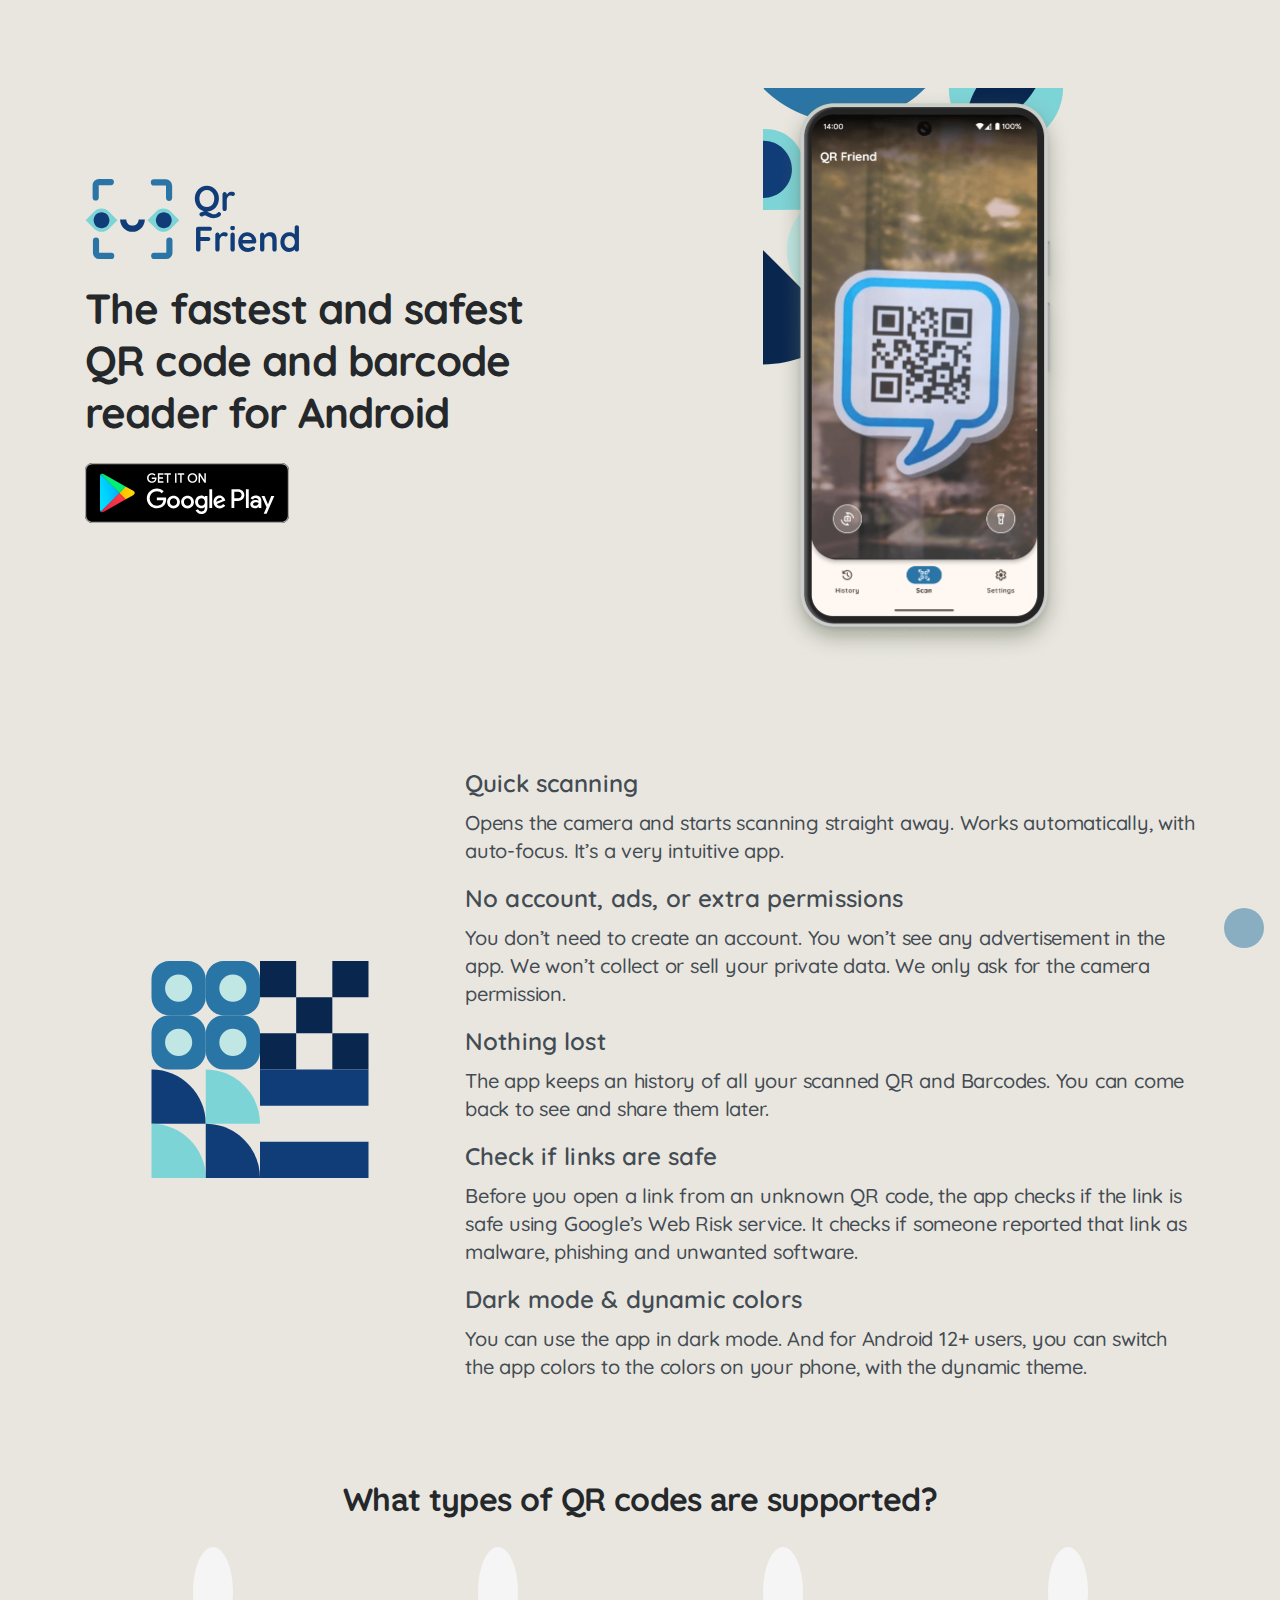
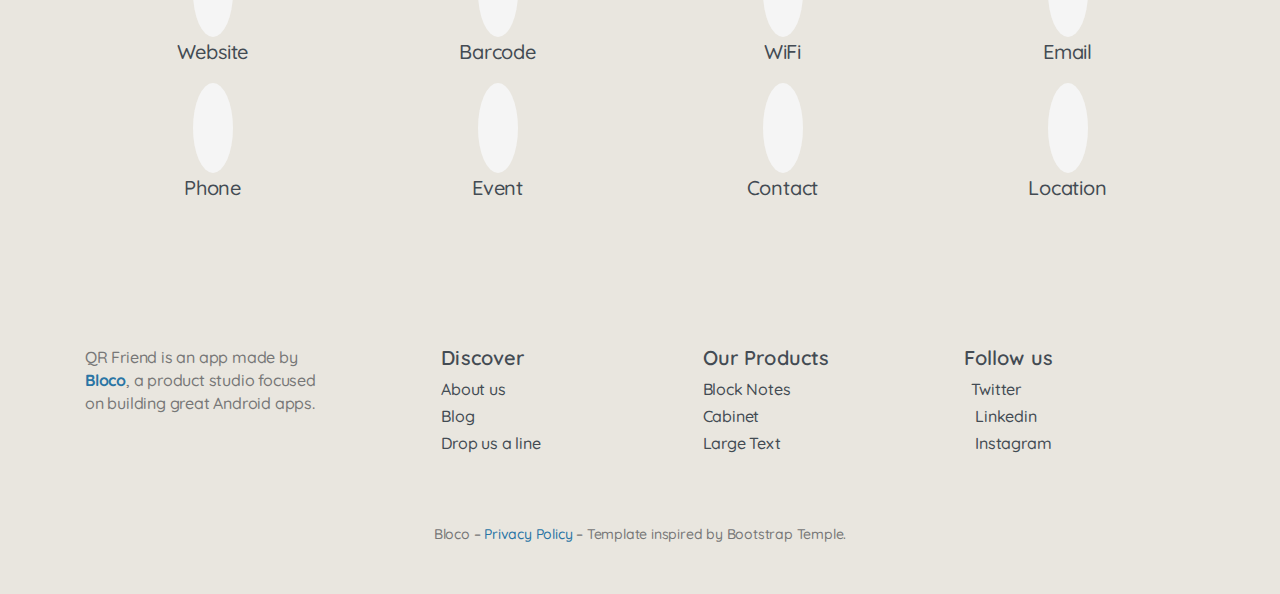
<file: index.html>
<!DOCTYPE html>
<html lang="en">
<head>
  <meta charset="utf-8">
  <meta http-equiv="X-UA-Compatible" content="IE=edge">
  <title>QR Friend – QR code reader for Android</title>
  <meta name="description" content="The fastest and safest QR code and barcode reader for Android">
  <meta name="viewport" content="width=device-width, initial-scale=1">
  <meta name="robots" content="all,follow">

  <meta property="og:image" content="/img/feature-graphic.png">

  <!-- Bootstrap CSS-->
  <link rel="stylesheet" href="vendor/bootstrap/css/bootstrap.min.css">
  <!-- Fonts-->
  <link rel="preconnect" href="https://fonts.googleapis.com">
  <link rel="preconnect" href="https://fonts.gstatic.com" crossorigin>
  <link href="https://fonts.googleapis.com/css2?family=Quicksand:wght@300..700&display=swap" rel="stylesheet">
  <!-- theme stylesheet-->
  <link rel="stylesheet" href="css/style.css" id="theme-stylesheet">
  <!-- Custom stylesheet - for your changes-->
  <link rel="stylesheet" href="css/custom.css">
  <!-- Favicon-->
  <link rel="shortcut icon" href="img/favicon.png">
  <!-- Tweaks for older IEs-->
  <!--[if lt IE 9]>
    <script src="https://oss.maxcdn.com/html5shiv/3.7.3/html5shiv.min.js"></script>
    <script src="https://oss.maxcdn.com/respond/1.4.2/respond.min.js"></script>
  <![endif]-->
</head>

<body>
  <!-- Google Tag Manager (noscript) -->
    <noscript>
      <iframe src="https://www.googletagmanager.com/ns.html?id=GTM-TR2Z5T7"
        height="0" width="0" style="display:none;visibility:hidden">
      </iframe>
    </noscript>
  <!-- End Google Tag Manager (noscript) -->

  <!-- Hero Section-->
  <section class="hero bg-top" id="home">
    <div class="container">
      <div class="row py-4">
        <div class="col-lg-5 mb-4 text-lg-left text-center align-self-center">
          <p class="mb-4">
            <img src="img/logo.svg" alt="QR Friend Logo" height="80">
          </p>
          <h1>The fastest and safest QR code and barcode reader for Android</h1>
          <p class="list-inline mt-4 mb-4">
            <a href="https://play.google.com/store/apps/details?id=io.bloco.qr" target="_blank">
              <img src="img/store.svg" alt="Get it on Google Play" height="60"/>
            </a>
          </p>
        </div>
        <div class="col-lg-6 ml-auto">
          <div class="device-background">
            <div class="device-wrapper mx-auto">
              <img class="img-fluid" src="img/screenshot.png" alt="App Screenshot">
            </div>
          </div>
        </div>
      </div>
    </div>
  </section>

  <!-- What & Why -->
  <section class="bg-center" id="what-why">
    <div class="container">
      <div class="row align-items-center">
        <div class="col-lg-4 mb-4 text-center">
          <img src="img/pattern.svg" alt="" class="pattern-image">
        </div>
        <div class="col-lg-8">
          <h3>Quick scanning <i class="fas fa-bolt"></i></h3>
          <p>Opens the camera and starts scanning straight away. Works automatically, with auto-focus. It’s a very intuitive app.</p>

          <h3>No account, ads, or extra permissions <i class="fas fa-ban"></i></h3>
          <p>You don’t need to create an account. You won’t see any advertisement in the app. We won’t collect or sell your private data. We only ask for the camera permission.</p>

          <h3>Nothing lost <i class="fas fa-history"></i></h3>
          <p>The app keeps an history of all your scanned QR and Barcodes. You can come back to see and share them later.</p>

          <h3>Check if links are safe <i class="fas fa-shield-alt"></i></h3>
          <p>Before you open a link from an unknown QR code, the app checks if the link is safe using Google’s Web Risk service. It checks if someone reported that link as malware, phishing and unwanted software.</p>

          <h3>Dark mode & dynamic colors <i class="fas fa-moon"></i></h3>
          <p>You can use the app in dark mode. And for Android 12+ users, you can switch the app colors to the colors on your phone, with the dynamic theme.</p>
        </div>
      </div>
    </div>
  </section>

  <!-- QR Code types -->
  <section class="bg-center">
    <div class="container">
        <h2 class="text-center mb-4">What types of QR codes are supported?</h2>

        <div class="row">
          <div class="col-4 col-md-3 text-center mt-md-2">
            <div class="container mx-auto mt-4">
              <i class="fas fa-globe code-type"></i>
              <p class="mt-4 text-center">Website</p>
            </div>
          </div>
          <div class="col-4 col-md-3 text-center mt-md-2">
            <div class="container mx-auto mt-4">
              <i class="fas fa-barcode code-type"></i>
              <p class="mt-4 text-center">Barcode</p>
            </div>
          </div>
          <div class="col-4 col-md-3 text-center mt-md-2">
            <div class="container mx-auto mt-4">
              <i class="fas fa-wifi code-type"></i>
              <p class="mt-4 text-center">WiFi</p>
            </div>
          </div>
          <div class="col-4 col-md-3 text-center mt-md-2">
            <div class="container mx-auto mt-4">
              <i class="fas fa-envelope code-type"></i>
              <p class="mt-4 text-center">Email</p>
            </div>
          </div>
          <div class="col-4 col-md-3 text-center mt-md-2">
            <div class="container mx-auto mt-4">
              <i class="fas fa-phone code-type"></i>
              <p class="mt-4 text-center">Phone</p>
            </div>
          </div>
          <div class="col-4 col-md-3 text-center mt-md-2">
            <div class="container mx-auto mt-4">
              <i class="fas fa-calendar-day code-type"></i>
              <p class="mt-4 text-center">Event</p>
            </div>
          </div>
          <div class="col-4 col-md-3 text-center mt-md-2">
            <div class="container mx-auto mt-4">
              <i class="fas fa-id-card code-type"></i>
              <p class="mt-4 text-center">Contact</p>
            </div>
          </div>
          <div class="col-4 col-md-3 text-center mt-md-2">
            <div class="container mx-auto mt-4">
              <i class="fas fa-map-marker-alt code-type"></i>
              <p class="mt-4 text-center">Location</p>
            </div>
          </div>
        </div>
    </div>
  </section>

  <a class="scroll-top-btn" id="scrollTop" href="#"><i class="fas fa-long-arrow-alt-up"></i></a>

  <footer class="position-relative mt-5" id="contacts">
    <div class="container section-padding-y">
      <div class="row">
        <div class="col-lg mb-4 mb-lg-0">
          <p class="text-muted">QR Friend is an app made by <b><a href="https://www.bloco.io/">Bloco</a></b>, a product studio focused on building great Android apps.</p>
        </div>
        <div class="col-lg offset-lg-1 mb-4 mb-lg-0">
          <h3 class="h5 mb-2">Discover</h3>
          <div class="d-flex">
            <ul class="list-unstyled d-inline-block mr-4 mb-0">
              <li class="mb-1"><a class="footer-link" href="https://www.bloco.io">About us</a></li>
              <li class="mb-1"><a class="footer-link" href="https://www.bloco.io/blog">Blog</a></li>
              <li class="mb-1"><a class="footer-link" href="mailto:hello@bloco.io">Drop us a line</a></li>
            </ul>
          </div>
        </div>
        <div class="col-lg mb-4 mb-lg-0">
          <h3 class="h5 mb-2">Our Products</h3>
          <div class="d-flex">
            <ul class="list-unstyled d-inline-block mr-4 mb-0">
              <li class="mb-1"><a class="footer-link" href="https://caderno.bloco.io">Block Notes</a></li>
              <li class="mb-1"><a class="footer-link" href="https://cabinet.bloco.io">Cabinet</a></li>
              <li class="mb-1"><a class="footer-link" href="https://largetext.bloco.io">Large Text</a></li>
            </ul>
          </div>
        </div>
        <div class="col-lg mb-4 mb-lg-0">
          <h3 class="h5 mb-2">Follow us</h3>
          <div class="d-flex">
            <ul class="list-unstyled mr-4 mb-0">
              <li class="mb-1"><a class="footer-link" href="https://twitter.com/blocoio"><i class="fab fa-twitter"></i>&nbsp;&nbsp;Twitter</a></li>
              <li class="mb-1"><a class="footer-link" href="https://www.linkedin.com/company/bloco/"><i class="fab fa-linkedin"></i>&nbsp;&nbsp;&nbsp;Linkedin</a></li>
              <li class="mb-1"><a class="footer-link" href="https://www.instagram.com/bloco.io/"><i class="fab fa-instagram"></i>&nbsp;&nbsp;&nbsp;Instagram</a></li>
            </ul>
          </div>
        </div>
      </div>
    </div>
    <div class="copyrights">
      <div class="container text-center py-4">
        <p class="mb-0 text-muted text-sm">
        Bloco – <a href="https://bloco-privacy-policy.web.app/qr.html">Privacy Policy</a> – Template inspired by <a
            href="https://bootstraptemple.com" class="text-reset">Bootstrap Temple</a>.
          </p>
      </div>
    </div>
  </footer>
  <!-- JavaScript files-->
  <script src="vendor/jquery/jquery.min.js"></script>
  <script src="js/front.js"></script>
  <!-- FontAwesome CSS - loading as last, so it doesn't block rendering-->
  <link rel="stylesheet" href="https://use.fontawesome.com/releases/v5.7.1/css/all.css"
    integrity="sha384-fnmOCqbTlWIlj8LyTjo7mOUStjsKC4pOpQbqyi7RrhN7udi9RwhKkMHpvLbHG9Sr" crossorigin="anonymous">
</body>

</html>
</file>
<file: css/custom.css>
/* your styles go here */

/* COMMON */

* {
  -webkit-font-smoothing: antialiased;
  -moz-osx-font-smoothing: grayscale;
}

body {
    font-family: "Quicksand", sans-serif;
    font-optical-sizing: auto;
    font-style: normal;
    font-weight: 500;
    font-size: 20px;
    line-height: 28px;
    background-color: #E9E6DF;
}

@media (min-width: 992px) {
    section {
        padding: 40px 0 40px;
    }
}

@media (max-width: 576px) {
    section {
        padding: 30px 0 30px 0;
    }
}

.bg-center {
  margin-bottom: 0;
}

a {
    color: #2A75A5;
}

a:hover {
    color: #2A75A5;
}

/* NAVBAR */

.navbar,
.navbar.active {
  padding-top: 1rem !important;
  padding-bottom: 0.5rem !important;
  background: #E9E6DF;
}

.nav-link {
    font-weight: 900;
    text-decoration: none;
}

.nav-link.active,
.nav-link:focus {
    color: #2A75A5;
}

.nav-link:hover {
    color: #2A75A5;
    border-color: #2A75A5;
}

.scroll-top-btn {
    background: #2A75A580;
}
.scroll-top-btn:hover,
.scroll-top-btn:focus {
    background: #2A75A5;
}

/* BUTTONS */

.btn {
    padding-top: 1rem;
    padding-bottom: 1rem;
    font-size: 0.9rem;
    font-weight: 900;
    border: 2px solid transparent;
    text-decoration: none;
}

.btn-primary {
    background-color: #2A75A5;
    border-color: #2A75A5;
}

.btn-primary:hover {
    background-color: #2A75A5;
    border-color: #2A75A5;
}

.btn-secondary {
    color: #2A75A5;
    background-color: #E9E6DF;
    border-color: #2A75A5;
}

.btn-secondary:hover {
    background-color: #2A75A5;
    border-color: #2A75A5;
    color: #FCFFFF;
}

/* TYPE */

h1, .h1 {
    font-family: "Quicksand", sans-serif;
    font-size: 42px;
    line-height: 52px;
    font-feature-settings: 'ss01' off;
}


h2, .h2 {
    font-family: "Quicksand", sans-serif;
    font-size: 32px;
    line-height: 45px;
}

h3, .h3 {
    font-family: "Quicksand", sans-serif;
    font-size: 24px;
    line-height: 35px;
}

h4, .h4 {
    font-family: "Quicksand", sans-serif;
    font-size: 28px;
    line-height: 36px;
}

/* HOME */

.device-background {
  background-image: url("../img/device-background.svg");
  background-repeat: no-repeat;
  background-position: center top;
  background-size: 60%;
  z-index: -1;
}

.device-wrapper {
  max-width: 300px;
}

/* WHAT & WHY */

.pattern-image {
  max-width: 320px;
}

@media (max-width: 576px) {
    .pattern-image {
        display: block;
        max-height: 120px;
        margin-left: auto;
        margin-right: auto;
    }
}

/* CODE TYPES */

.code-type {
    font-size: 40px;
    padding: 20px;
    background: #F5F5F5;
    border-radius: 50%;
}

/* FOOTER */

footer {
  font-size: 16px;
  line-height: 23px;
}

.footer-link {
    text-decoration: none;
    color:  #434B53;
}

.footer-link:hover {
    color:  #2A75A5;
}
</file>
<file: css/style.css>
/*
=========================================
=========================================

   Nova | Bootstrap app landing

=========================================
========================================= */
/*
* ===================================================
*    Custom Bootstrapious Utils
* ===================================================
*/
/*
   Icons
   ------------------------
*/
.icon-sm {
  width: 40px !important;
  height: 40px !important;
}

.icon-md {
  width: 60px !important;
  height: 60px !important;
}

.icon-lg {
  width: 80px !important;
  height: 80px !important;
}

.icon-xl {
  width: 120px !important;
  height: 120px !important;
}

/*
   Text utils
   ------------------------
*/
.text-uppercase {
  text-transform: uppercase;
  letter-spacing: 0.1em;
  letter-spacing: .1em;
}

.text-sm {
  font-size: 0.875rem;
}

.text-base {
  font-size: 1rem;
}

.text-lg {
  font-size: 1.25rem;
}

.text-shadow {
  text-shadow: 2px 2px 2px rgba(0, 0, 0, 0.1);
}

.text-shadow-primary {
  text-shadow: 2px 2px 2px rgba(144, 85, 162, 0.1);
}

.text-decoration-underline {
  text-decoration: underline;
}

.text-inherit {
  color: inherit;
}

/*
    Rounded corners - lg, sm
   ------------------------
*/
.rounded-lg {
  border-radius: 0.85rem !important;
}

.rounded-sm {
  border-radius: 0.2rem;
}

.rounded-xl {
  border-radius: 10rem;
}

/*
    Responsive borders - border-[breakpoint]
   ------------------------
*/
/*
    Opacity helpers - .opacity-[1-9]
    ------------------------
*/
.opacity-1 {
  opacity: 0.1;
}

.opacity-2 {
  opacity: 0.2;
}

.opacity-3 {
  opacity: 0.3;
}

.opacity-4 {
  opacity: 0.4;
}

.opacity-5 {
  opacity: 0.5;
}

.opacity-6 {
  opacity: 0.6;
}

.opacity-7 {
  opacity: 0.7;
}

.opacity-8 {
  opacity: 0.8;
}

.opacity-9 {
  opacity: 0.9;
}

.opacity-10 {
  opacity: 1;
}

/*
    Z-index helpers - .z-index-[10-50]
    ------------------------
*/
.z-index-10 {
  z-index: 10;
}

.z-index-20 {
  z-index: 20;
}

.z-index-30 {
  z-index: 30;
}

.z-index-40 {
  z-index: 40;
}

.z-index-50 {
  z-index: 50;
}

/*
     Letter spacing helpers - .letter-spacing-[0-5]
    ------------------------
*/
.letter-spacing-0 {
  letter-spacing: 0 !important;
}

.letter-spacing-1 {
  letter-spacing: 0.1em;
}

.letter-spacing-2 {
  letter-spacing: 0.2em;
}

.letter-spacing-3 {
  letter-spacing: 0.3em;
}

.letter-spacing-4 {
  letter-spacing: 0.4em;
}

.letter-spacing-5 {
  letter-spacing: 0.5em;
}

/*
     Colours and backgrounds
    ------------------------
*/
.text-hover-primary {
  transition: all 0.2s ease-in-out;
}

.text-hover-primary:focus, .text-hover-primary:hover {
  color: #98CFCF !important;
}

a.text-hover-primary {
  transition: all 0.2s ease-in-out;
}

a.text-hover-primary:focus, a.text-hover-primary:hover {
  color: #98CFCF !important;
}

.bg-primary-light {
  background-color: #f2ebf4;
}

.border-primary {
  border-color: #98CFCF !important;
}

.text-hover-secondary {
  transition: all 0.2s ease-in-out;
}

.text-hover-secondary:focus, .text-hover-secondary:hover {
  color: #6c757d !important;
}

a.text-hover-secondary {
  transition: all 0.2s ease-in-out;
}

a.text-hover-secondary:focus, a.text-hover-secondary:hover {
  color: #6c757d !important;
}

.bg-secondary-light {
  background-color: #edeeef;
}

.border-secondary {
  border-color: #6c757d !important;
}

.text-hover-success {
  transition: all 0.2s ease-in-out;
}

.text-hover-success:focus, .text-hover-success:hover {
  color: #28a745 !important;
}

a.text-hover-success {
  transition: all 0.2s ease-in-out;
}

a.text-hover-success:focus, a.text-hover-success:hover {
  color: #28a745 !important;
}

.bg-success-light {
  background-color: #e5f4e9;
}

.border-success {
  border-color: #28a745 !important;
}

.text-hover-info {
  transition: all 0.2s ease-in-out;
}

.text-hover-info:focus, .text-hover-info:hover {
  color: #17a2b8 !important;
}

a.text-hover-info {
  transition: all 0.2s ease-in-out;
}

a.text-hover-info:focus, a.text-hover-info:hover {
  color: #17a2b8 !important;
}

.bg-info-light {
  background-color: #e3f4f6;
}

.border-info {
  border-color: #17a2b8 !important;
}

.text-hover-warning {
  transition: all 0.2s ease-in-out;
}

.text-hover-warning:focus, .text-hover-warning:hover {
  color: #ffc107 !important;
}

a.text-hover-warning {
  transition: all 0.2s ease-in-out;
}

a.text-hover-warning:focus, a.text-hover-warning:hover {
  color: #ffc107 !important;
}

.bg-warning-light {
  background-color: #fff8e1;
}

.border-warning {
  border-color: #ffc107 !important;
}

.text-hover-danger {
  transition: all 0.2s ease-in-out;
}

.text-hover-danger:focus, .text-hover-danger:hover {
  color: #dc3545 !important;
}

a.text-hover-danger {
  transition: all 0.2s ease-in-out;
}

a.text-hover-danger:focus, a.text-hover-danger:hover {
  color: #dc3545 !important;
}

.bg-danger-light {
  background-color: #fbe7e9;
}

.border-danger {
  border-color: #dc3545 !important;
}

.text-hover-light {
  transition: all 0.2s ease-in-out;
}

.text-hover-light:focus, .text-hover-light:hover {
  color: #F7FAFF !important;
}

a.text-hover-light {
  transition: all 0.2s ease-in-out;
}

a.text-hover-light:focus, a.text-hover-light:hover {
  color: #F7FAFF !important;
}

.bg-light-light {
  background-color: #fefeff;
}

.border-light {
  border-color: #F7FAFF !important;
}

.text-hover-dark {
  transition: all 0.2s ease-in-out;
}

.text-hover-dark:focus, .text-hover-dark:hover {
  color: #343a40 !important;
}

a.text-hover-dark {
  transition: all 0.2s ease-in-out;
}

a.text-hover-dark:focus, a.text-hover-dark:hover {
  color: #343a40 !important;
}

.bg-dark-light {
  background-color: #e7e7e8;
}

.border-dark {
  border-color: #343a40 !important;
}

.bg-gray-100 {
  background: #F7FAFF !important;
}

.text-gray-100 {
  color: #F7FAFF;
}

.bg-gray-200 {
  background: #e9ecef !important;
}

.text-gray-200 {
  color: #e9ecef;
}

.bg-gray-300 {
  background: #dee2e6 !important;
}

.text-gray-300 {
  color: #dee2e6;
}

.bg-gray-400 {
  background: #ced4da !important;
}

.text-gray-400 {
  color: #ced4da;
}

.bg-gray-500 {
  background: #adb5bd !important;
}

.text-gray-500 {
  color: #adb5bd;
}

.bg-gray-600 {
  background: #6c757d !important;
}

.text-gray-600 {
  color: #6c757d;
}

.bg-gray-700 {
  background: #495057 !important;
}

.text-gray-700 {
  color: #495057;
}

.bg-gray-800 {
  background: #343a40 !important;
}

.text-gray-800 {
  color: #343a40;
}

.bg-gray-900 {
  background: #212529 !important;
}

.text-gray-900 {
  color: #212529;
}

.badge-primary-light {
  color: #98CFCF;
  background-color: #f2ebf4;
}

.badge-secondary-light {
  color: #6c757d;
  background-color: #edeeef;
}

.badge-success-light {
  color: #28a745;
  background-color: #e5f4e9;
}

.badge-info-light {
  color: #17a2b8;
  background-color: #e3f4f6;
}

.badge-warning-light {
  color: #ffc107;
  background-color: #fff8e1;
}

.badge-danger-light {
  color: #dc3545;
  background-color: #fbe7e9;
}

.badge-light-light {
  color: #F7FAFF;
  background-color: #fefeff;
}

.badge-dark-light {
  color: #343a40;
  background-color: #e7e7e8;
}

/*
     Transparent overlays
    ------------------------
*/
.overlay-content {
  position: relative;
  z-index: 20;
}

@media (min-width: 576px) {
  .light-overlay-sm,
  .overlay-hover-light-sm {
    position: relative;
  }
  .light-overlay-sm::after,
  .overlay-hover-light-sm::after {
    position: absolute;
    top: 0;
    left: 0;
    width: 100%;
    height: 100%;
    content: ' ';
    background: #fff;
  }
}

@media (min-width: 576px) {
  .overlay-hover-light-sm::after {
    transition: opacity 0.15s linear;
    opacity: 0;
  }
}

@media (min-width: 576px) {
  .light-overlay-sm::after,
  .overlay-hover-light-sm:hover::after {
    opacity: .4;
  }
}

@media (min-width: 576px) {
  .light-overlay-sm-0::after,
  .overlay-hover-light-sm-0:hover::after {
    display: none;
  }
}

.dark-overlay-sm {
  position: relative;
}

@media (min-width: 576px) {
  .dark-overlay-sm::after {
    position: absolute;
    top: 0;
    left: 0;
    width: 100%;
    height: 100%;
    content: ' ';
    opacity: .4;
    background: #000;
  }
}

@media (min-width: 576px) {
  .dark-overlay-sm-0::after {
    display: none;
  }
}

@media (min-width: 768px) {
  .light-overlay-md,
  .overlay-hover-light-md {
    position: relative;
  }
  .light-overlay-md::after,
  .overlay-hover-light-md::after {
    position: absolute;
    top: 0;
    left: 0;
    width: 100%;
    height: 100%;
    content: ' ';
    background: #fff;
  }
}

@media (min-width: 768px) {
  .overlay-hover-light-md::after {
    transition: opacity 0.15s linear;
    opacity: 0;
  }
}

@media (min-width: 768px) {
  .light-overlay-md::after,
  .overlay-hover-light-md:hover::after {
    opacity: .4;
  }
}

@media (min-width: 768px) {
  .light-overlay-md-0::after,
  .overlay-hover-light-md-0:hover::after {
    display: none;
  }
}

.dark-overlay-md {
  position: relative;
}

@media (min-width: 768px) {
  .dark-overlay-md::after {
    position: absolute;
    top: 0;
    left: 0;
    width: 100%;
    height: 100%;
    content: ' ';
    opacity: .4;
    background: #000;
  }
}

@media (min-width: 768px) {
  .dark-overlay-md-0::after {
    display: none;
  }
}

@media (min-width: 992px) {
  .light-overlay-lg,
  .overlay-hover-light-lg {
    position: relative;
  }
  .light-overlay-lg::after,
  .overlay-hover-light-lg::after {
    position: absolute;
    top: 0;
    left: 0;
    width: 100%;
    height: 100%;
    content: ' ';
    background: #fff;
  }
}

@media (min-width: 992px) {
  .overlay-hover-light-lg::after {
    transition: opacity 0.15s linear;
    opacity: 0;
  }
}

@media (min-width: 992px) {
  .light-overlay-lg::after,
  .overlay-hover-light-lg:hover::after {
    opacity: .4;
  }
}

@media (min-width: 992px) {
  .light-overlay-lg-0::after,
  .overlay-hover-light-lg-0:hover::after {
    display: none;
  }
}

.dark-overlay-lg {
  position: relative;
}

@media (min-width: 992px) {
  .dark-overlay-lg::after {
    position: absolute;
    top: 0;
    left: 0;
    width: 100%;
    height: 100%;
    content: ' ';
    opacity: .4;
    background: #000;
  }
}

@media (min-width: 992px) {
  .dark-overlay-lg-0::after {
    display: none;
  }
}

@media (min-width: 1200px) {
  .light-overlay-xl,
  .overlay-hover-light-xl {
    position: relative;
  }
  .light-overlay-xl::after,
  .overlay-hover-light-xl::after {
    position: absolute;
    top: 0;
    left: 0;
    width: 100%;
    height: 100%;
    content: ' ';
    background: #fff;
  }
}

@media (min-width: 1200px) {
  .overlay-hover-light-xl::after {
    transition: opacity 0.15s linear;
    opacity: 0;
  }
}

@media (min-width: 1200px) {
  .light-overlay-xl::after,
  .overlay-hover-light-xl:hover::after {
    opacity: .4;
  }
}

@media (min-width: 1200px) {
  .light-overlay-xl-0::after,
  .overlay-hover-light-xl-0:hover::after {
    display: none;
  }
}

.dark-overlay-xl {
  position: relative;
}

@media (min-width: 1200px) {
  .dark-overlay-xl::after {
    position: absolute;
    top: 0;
    left: 0;
    width: 100%;
    height: 100%;
    content: ' ';
    opacity: .4;
    background: #000;
  }
}

@media (min-width: 1200px) {
  .dark-overlay-xl-0::after {
    display: none;
  }
}

.light-overlay,
.overlay-hover-light {
  position: relative;
}

.light-overlay::after,
.overlay-hover-light::after {
  position: absolute;
  top: 0;
  left: 0;
  width: 100%;
  height: 100%;
  content: ' ';
  background: #fff;
}

.overlay-hover-light::after {
  transition: opacity 0.15s linear;
  opacity: 0;
}

.light-overlay::after,
.overlay-hover-light:hover::after {
  opacity: .4;
}

.light-overlay-0::after,
.overlay-hover-light-0:hover::after {
  display: none;
}

.dark-overlay {
  position: relative;
}

.dark-overlay::after {
  position: absolute;
  top: 0;
  left: 0;
  width: 100%;
  height: 100%;
  content: ' ';
  opacity: .4;
  background: #000;
}

.dark-overlay-0::after {
  display: none;
}

/*
     Other
    ------------------------
*/
.overflow-visible {
  overflow: visible !important;
}

.shadow-0 {
  box-shadow: none !important;
}

.text-small {
  font-size: 0.85rem !important;
}

.text-lg {
  font-size: 3.5rem !important;
}

.text-gray {
  color: #b4b4b4 !important;
}

.text-muted {
  color: #777 !important;
}

.border-gray {
  border-color: #eee !important;
}

.index-forward {
  z-index: 99;
  position: relative;
}

.bg-cover {
  background-size: cover !important;
}

.bg-center {
  margin-bottom: 50px;
}

.bg-top {
  background-position: top center !important;
}

.bg-bottom {
  background-position: bottom center !important;
}

.line-height-sm {
  line-height: 1.3 !important;
}

.dotted-separator {
  border-top: 2px dotted rgba(0, 0, 0, 0.2);
}

.font-weight-light {
  font-weight: 400 !important;
}

.font-weight-normal {
  font-weight: 600 !important;
}

.font-weight-bold {
  font-weight: 800 !important;
}

.accordion .card {
  border: none;
}

.accordion .card-header {
  background: #fff;
  border: none;
}

.accordion .card .btn-link {
  width: 100%;
  text-decoration: none;
  color: #333;
  text-align: left;
}

.accordion .card .btn-link:focus {
  box-shadow: none;
}

.border-md {
  border-width: 2px !important;
}

.border-lg {
  border-width: 4px !important;
}

.lined {
  display: inline-block;
  position: relative;
  padding-bottom: 0.7rem;
}

.lined::before {
  content: '';
  display: block;
  position: absolute;
  bottom: 0;
  left: 0;
  width: 3rem;
  height: 2px;
  background: #98CFCF;
}

.lined::after {
  content: '';
  display: block;
  position: absolute;
  bottom: 0;
  left: 3.3rem;
  width: 0.7rem;
  height: 2px;
  background: #98CFCF;
}

.lined-center::before {
  left: calc(50% - 1.65rem);
}

.lined-center::after {
  left: calc(50% + 1.65rem);
}

input.text-white::-webkit-input-placeholder {
  color: #fff;
}

input.text-white::-moz-placeholder {
  color: #fff;
}

input.text-white:-ms-input-placeholder {
  color: #fff;
}

input.text-white::-ms-input-placeholder {
  color: #fff;
}

input.text-white::placeholder {
  color: #fff;
}

.bg-none {
  background: none !important;
}

.text-shadow {
  text-transform: 1px 1px 0 rgba(0, 0, 0, 0.3);
}

/*
* ===================================================
*    Custom Orion Icons
* ===================================================
*/
.svg-icon {
  width: 32px;
  height: 32px;
  vertical-align: text-bottom;
  stroke: currentColor;
  stroke-width: 3;
  --layer1: currentColor;
  --layer2: currentColor;
  --layer3: currentColor;
}

.svg-icon.svg-icon-light {
  stroke-width: 2;
}

.svg-icon.svg-icon-heavy {
  stroke-width: 4;
}

.svg-icon-big {
  width: 64px;
  height: 64px;
}

/*
*
* =====================
* GENERAL
* =====================
*
*/
.text-small {
  font-size: 0.9rem !important;
}

section {
  position: relative;
  padding: 2.5rem 0;
}

.section-padding {
  padding: 2.5rem 0;
}

.section-padding-y {
  padding-top: 2.5rem;
  padding-bottom: 2.5rem;
}

.navbar {
  transition: all 0.3s;
  padding-top: 1.5rem !important;
  padding-bottom: 1.5rem !important;
}

.navbar.active {
  background: #fff;
  padding-top: 1rem !important;
  padding-bottom: 1rem !important;
}

@media (max-width: 991.98px) {
  .navbar {
    background: #fff;
    padding-top: 1rem !important;
    padding-bottom: 1rem !important;
  }
}

.navbar-toggler {
  color: #17141f;
}

.testimonial-img {
  width: 100px;
  height: 100px;
  border-radius: 50%;
  position: absolute;
  top: calc(-3rem - 50px);
  left: calc(50% - 50px);
}

.testimonial-img::after {
  content: '\f10e';
  width: 40px;
  height: 40px;
  border-radius: 50%;
  background: #98CFCF;
  border: 3px solid #fff;
  display: block;
  position: absolute;
  bottom: 0;
  right: 0;
  font-family: 'Font Awesome\ 5 Free';
  font-weight: 900;
  color: #fff;
  text-align: center;
  line-height: 35px;
  font-size: 0.8rem;
}

.footer-link {
  color: #777;
  transition: all 0.3s;
}

.footer-link:hover, .footer-link:focus {
  color: #98CFCF;
  text-decoration: none;
}

.list-check {
  list-style: none;
  padding-left: 0;
}

.list-check li {
  position: relative;
  padding: 0.25rem 0 0.25rem 2.25rem;
}

.list-check li::before {
  content: '';
  background-image: url('../img/check.svg');
  background-size: contain;
  display: block;
  position: absolute;
  left: 0;
  top: 50%;
  height: 30px;
  width: 30px;
  -webkit-transform: translateY(-50%);
  transform: translateY(-50%);
}

.social-link {
  width: 40px;
  height: 40px;
  border-radius: 50%;
  border: 2px solid #ddd;
  display: -ms-flexbox;
  display: flex;
  -ms-flex-align: center;
  align-items: center;
  -ms-flex-pack: center;
  justify-content: center;
  color: #aaa;
  transition: all 0.3s;
}

.social-link:hover, .social-link:focus {
  background: #98CFCF;
  color: #fff;
  text-decoration: none;
  border-color: #98CFCF;
}

.scroll-top-btn {
  width: 40px;
  height: 40px;
  border-radius: 50%;
  background: #98CFCF;
  border: 3px solid ##C2E7E7;
  display: -ms-flexbox;
  display: flex;
  -ms-flex-align: center;
  align-items: center;
  -ms-flex-pack: center;
  justify-content: center;
  position: fixed;
  bottom: -3rem;
  right: 1rem;
  z-index: 999;
  color: #fff;
  transition: all 0.4s;
}

.scroll-top-btn.active {
  bottom: 1rem;
}

.scroll-top-btn:hover, .scroll-top-btn:focus {
  color: #fff;
  text-decoration: none;
  background: #2D9C9C;
}

.device-wrapper {
  z-index: 999;
  position: relative;
}

.device {
  border-radius: 3rem;
}

.device .screen {
  overflow: hidden;
}

.device[data-device=iPhoneX][data-orientation=portrait][data-color=black] {
  padding-bottom: 202.898072%;
}

.device[data-device=iPhoneX][data-orientation=portrait][data-color=black] .screen {
  top: 2.185596%;
  left: 5.5%;
  width: 90.225895%;
  height: 93.628809%;
}

.owl-carousel .owl-dots {
  margin-top: 0 !important;
}

.owl-carousel .owl-dots .owl-dot span {
  margin: 0 0.35rem !important;
}

.owl-carousel .owl-dots .owl-dot.active span {
  background: #98CFCF;
}

/*

=====================
STYLE SWITCHER FOR DEMO
=====================

*/
#style-switch-button {
  position: fixed;
  top: 120px;
  left: 0px;
  border-radius: 0;
  z-index: 2;
}

#style-switch {
  width: 300px;
  padding: 20px;
  position: fixed;
  top: 160px;
  left: 0;
  background: #fff;
  border: solid 1px #ced4da;
  z-index: 2000;
}

#style-switch h4 {
  color: #495057;
}

/* =========================================

      THEMING OF THE BOOTSTRAP COMPONENTS

   =========================================

    1 - NAVBAR
    2 - BUTTONS
    3 - TYPE
    4 - PAGINATION
    5 - UTILITIES
    6 - FORMS
    7 - CODE
    8 - NAV
    9 - CARD
    10 - DROPDOWNS

*/
/*
 * 1. NAVBAR
 */
.navbar {
  padding: 0.5rem 1rem;
}

.navbar-brand {
  display: inline-block;
  padding-top: 0.3125rem;
  padding-bottom: 0.3125rem;
  margin-right: 1rem;
  font-size: 1.25rem;
}

.navbar-toggler {
  padding: 0.25rem 0.75rem;
  font-size: 1.25rem;
  line-height: 1;
  border: 1px solid transparent;
  border-radius: 0.25rem;
}

.navbar-light .navbar-brand {
  color: rgba(0, 0, 0, 0.9);
}

.navbar-light .navbar-brand:hover, .navbar-light .navbar-brand:focus {
  color: rgba(0, 0, 0, 0.9);
}

.navbar-light .navbar-nav .nav-link {
  color: rgba(0, 0, 0, 0.5);
}

.navbar-light .navbar-nav .nav-link:hover, .navbar-light .navbar-nav .nav-link:focus {
  color: rgba(0, 0, 0, 0.7);
}

.navbar-light .navbar-nav .nav-link.disabled {
  color: rgba(0, 0, 0, 0.3);
}

.navbar-light .navbar-nav .show > .nav-link,
.navbar-light .navbar-nav .active > .nav-link,
.navbar-light .navbar-nav .nav-link.show,
.navbar-light .navbar-nav .nav-link.active {
  color: rgba(0, 0, 0, 0.9);
}

.navbar-light .navbar-toggler {
  color: rgba(0, 0, 0, 0.5);
  border-color: rgba(0, 0, 0, 0.1);
}

.navbar-light .navbar-toggler-icon {
  background-image: url("data:image/svg+xml;charset=utf8,%3Csvg viewBox='0 0 30 30' xmlns='http://www.w3.org/2000/svg'%3E%3Cpath stroke='rgba(0, 0, 0, 0.5)' stroke-width='2' stroke-linecap='round' stroke-miterlimit='10' d='M4 7h22M4 15h22M4 23h22'/%3E%3C/svg%3E");
}

.navbar-light .navbar-text {
  color: rgba(0, 0, 0, 0.5);
}

.navbar-dark .navbar-brand {
  color: #fff;
}

.navbar-dark .navbar-brand:hover, .navbar-dark .navbar-brand:focus {
  color: #fff;
}

.navbar-dark .navbar-nav .nav-link {
  color: rgba(255, 255, 255, 0.5);
}

.navbar-dark .navbar-nav .nav-link:hover, .navbar-dark .navbar-nav .nav-link:focus {
  color: rgba(255, 255, 255, 0.75);
}

.navbar-dark .navbar-nav .nav-link.disabled {
  color: rgba(255, 255, 255, 0.25);
}

.navbar-dark .navbar-nav .show > .nav-link,
.navbar-dark .navbar-nav .active > .nav-link,
.navbar-dark .navbar-nav .nav-link.show,
.navbar-dark .navbar-nav .nav-link.active {
  color: #fff;
}

.navbar-dark .navbar-toggler {
  color: rgba(255, 255, 255, 0.5);
  border-color: rgba(255, 255, 255, 0.1);
}

.navbar-dark .navbar-toggler-icon {
  background-image: url("data:image/svg+xml;charset=utf8,%3Csvg viewBox='0 0 30 30' xmlns='http://www.w3.org/2000/svg'%3E%3Cpath stroke='rgba(255, 255, 255, 0.5)' stroke-width='2' stroke-linecap='round' stroke-miterlimit='10' d='M4 7h22M4 15h22M4 23h22'/%3E%3C/svg%3E");
}

.navbar-dark .navbar-text {
  color: rgba(255, 255, 255, 0.5);
}

/*
 * 2. BUTTONS
 */
.btn {
  font-weight: 600;
  border: 1px solid transparent;
  padding: 0.4rem 1.5rem;
  font-size: 1rem;
  line-height: 1.5;
  border-radius: 0.25rem;
  transition: color 0.15s ease-in-out, background-color 0.15s ease-in-out, border-color 0.15s ease-in-out, box-shadow 0.15s ease-in-out;
}

@media screen and (prefers-reduced-motion: reduce) {
  .btn {
    transition: none;
  }
}

.btn:focus, .btn.focus {
  box-shadow: 0 0 0 0.2rem rgba(144, 85, 162, 0.25);
}

.btn.disabled, .btn:disabled {
  opacity: 0.65;
}

.btn:not(:disabled):not(.disabled):active, .btn:not(:disabled):not(.disabled).active {
  background-image: none;
}

.btn-link {
  font-weight: 600;
  color: #98CFCF;
}

.btn-link:hover {
  color: #2D9C9C;
  text-decoration: underline;
}

.btn-link:focus, .btn-link.focus {
  text-decoration: underline;
}

.btn-link:disabled, .btn-link.disabled {
  color: #6c757d;
}

.btn-primary {
  color: #fff;
  background-color: #98CFCF;
  border-color: #98CFCF;
}

.btn-primary:hover {
  color: #fff;
  background-color: #2D9C9C;
  border-color: #2D9C9C;
}

.btn-primary:focus, .btn-primary.focus {
  box-shadow: 0 0 0 0.2rem rgba(144, 85, 162, 0.5);
}

.btn-primary.disabled, .btn-primary:disabled {
  color: #fff;
  background-color: #98CFCF;
  border-color: #98CFCF;
}

.btn-primary:not(:disabled):not(.disabled):active, .btn-primary:not(:disabled):not(.disabled).active,
.show > .btn-primary.dropdown-toggle {
  color: #fff;
  background-color: #2D9C9C;
  border-color: #6b3f78;
}

.btn-primary:not(:disabled):not(.disabled):active:focus, .btn-primary:not(:disabled):not(.disabled).active:focus,
.show > .btn-primary.dropdown-toggle:focus {
  box-shadow: 0 0 0 0.2rem rgba(144, 85, 162, 0.5);
}

.btn-secondary {
  color: rgb(0, 0, 0);
  background-color: #ffffff;
  border-color: #5a6268;
}

.btn-secondary:hover {
  color: #fff;
  background-color: #5a6268;
  border-color: #545b62;
}

.btn-secondary:focus, .btn-secondary.focus {
  box-shadow: 0 0 0 0.2rem rgba(108, 117, 125, 0.5);
}

.btn-secondary.disabled, .btn-secondary:disabled {
  color: #fff;
  background-color: #6c757d;
  border-color: #6c757d;
}

.btn-secondary:not(:disabled):not(.disabled):active, .btn-secondary:not(:disabled):not(.disabled).active,
.show > .btn-secondary.dropdown-toggle {
  color: #fff;
  background-color: #545b62;
  border-color: #4e555b;
}

.btn-secondary:not(:disabled):not(.disabled):active:focus, .btn-secondary:not(:disabled):not(.disabled).active:focus,
.show > .btn-secondary.dropdown-toggle:focus {
  box-shadow: 0 0 0 0.2rem rgba(108, 117, 125, 0.5);
}

.btn-success {
  color: #fff;
  background-color: #28a745;
  border-color: #28a745;
}

.btn-success:hover {
  color: #fff;
  background-color: #218838;
  border-color: #1e7e34;
}

.btn-success:focus, .btn-success.focus {
  box-shadow: 0 0 0 0.2rem rgba(40, 167, 69, 0.5);
}

.btn-success.disabled, .btn-success:disabled {
  color: #fff;
  background-color: #28a745;
  border-color: #28a745;
}

.btn-success:not(:disabled):not(.disabled):active, .btn-success:not(:disabled):not(.disabled).active,
.show > .btn-success.dropdown-toggle {
  color: #fff;
  background-color: #1e7e34;
  border-color: #1c7430;
}

.btn-success:not(:disabled):not(.disabled):active:focus, .btn-success:not(:disabled):not(.disabled).active:focus,
.show > .btn-success.dropdown-toggle:focus {
  box-shadow: 0 0 0 0.2rem rgba(40, 167, 69, 0.5);
}

.btn-info {
  color: #fff;
  background-color: #17a2b8;
  border-color: #17a2b8;
}

.btn-info:hover {
  color: #fff;
  background-color: #138496;
  border-color: #117a8b;
}

.btn-info:focus, .btn-info.focus {
  box-shadow: 0 0 0 0.2rem rgba(23, 162, 184, 0.5);
}

.btn-info.disabled, .btn-info:disabled {
  color: #fff;
  background-color: #17a2b8;
  border-color: #17a2b8;
}

.btn-info:not(:disabled):not(.disabled):active, .btn-info:not(:disabled):not(.disabled).active,
.show > .btn-info.dropdown-toggle {
  color: #fff;
  background-color: #117a8b;
  border-color: #10707f;
}

.btn-info:not(:disabled):not(.disabled):active:focus, .btn-info:not(:disabled):not(.disabled).active:focus,
.show > .btn-info.dropdown-toggle:focus {
  box-shadow: 0 0 0 0.2rem rgba(23, 162, 184, 0.5);
}

.btn-warning {
  color: #212529;
  background-color: #ffc107;
  border-color: #ffc107;
}

.btn-warning:hover {
  color: #212529;
  background-color: #e0a800;
  border-color: #d39e00;
}

.btn-warning:focus, .btn-warning.focus {
  box-shadow: 0 0 0 0.2rem rgba(255, 193, 7, 0.5);
}

.btn-warning.disabled, .btn-warning:disabled {
  color: #212529;
  background-color: #ffc107;
  border-color: #ffc107;
}

.btn-warning:not(:disabled):not(.disabled):active, .btn-warning:not(:disabled):not(.disabled).active,
.show > .btn-warning.dropdown-toggle {
  color: #212529;
  background-color: #d39e00;
  border-color: #c69500;
}

.btn-warning:not(:disabled):not(.disabled):active:focus, .btn-warning:not(:disabled):not(.disabled).active:focus,
.show > .btn-warning.dropdown-toggle:focus {
  box-shadow: 0 0 0 0.2rem rgba(255, 193, 7, 0.5);
}

.btn-danger {
  color: #fff;
  background-color: #dc3545;
  border-color: #dc3545;
}

.btn-danger:hover {
  color: #fff;
  background-color: #c82333;
  border-color: #bd2130;
}

.btn-danger:focus, .btn-danger.focus {
  box-shadow: 0 0 0 0.2rem rgba(220, 53, 69, 0.5);
}

.btn-danger.disabled, .btn-danger:disabled {
  color: #fff;
  background-color: #dc3545;
  border-color: #dc3545;
}

.btn-danger:not(:disabled):not(.disabled):active, .btn-danger:not(:disabled):not(.disabled).active,
.show > .btn-danger.dropdown-toggle {
  color: #fff;
  background-color: #bd2130;
  border-color: #b21f2d;
}

.btn-danger:not(:disabled):not(.disabled):active:focus, .btn-danger:not(:disabled):not(.disabled).active:focus,
.show > .btn-danger.dropdown-toggle:focus {
  box-shadow: 0 0 0 0.2rem rgba(220, 53, 69, 0.5);
}

.btn-light {
  color: #212529;
  background-color: #F7FAFF;
  border-color: #F7FAFF;
}

.btn-light:hover {
  color: #212529;
  background-color: #d1e2ff;
  border-color: #c4daff;
}

.btn-light:focus, .btn-light.focus {
  box-shadow: 0 0 0 0.2rem rgba(247, 250, 255, 0.5);
}

.btn-light.disabled, .btn-light:disabled {
  color: #212529;
  background-color: #F7FAFF;
  border-color: #F7FAFF;
}

.btn-light:not(:disabled):not(.disabled):active, .btn-light:not(:disabled):not(.disabled).active,
.show > .btn-light.dropdown-toggle {
  color: #212529;
  background-color: #c4daff;
  border-color: #b7d2ff;
}

.btn-light:not(:disabled):not(.disabled):active:focus, .btn-light:not(:disabled):not(.disabled).active:focus,
.show > .btn-light.dropdown-toggle:focus {
  box-shadow: 0 0 0 0.2rem rgba(247, 250, 255, 0.5);
}

.btn-dark {
  color: #fff;
  background-color: #343a40;
  border-color: #343a40;
}

.btn-dark:hover {
  color: #fff;
  background-color: #23272b;
  border-color: #1d2124;
}

.btn-dark:focus, .btn-dark.focus {
  box-shadow: 0 0 0 0.2rem rgba(52, 58, 64, 0.5);
}

.btn-dark.disabled, .btn-dark:disabled {
  color: #fff;
  background-color: #343a40;
  border-color: #343a40;
}

.btn-dark:not(:disabled):not(.disabled):active, .btn-dark:not(:disabled):not(.disabled).active,
.show > .btn-dark.dropdown-toggle {
  color: #fff;
  background-color: #1d2124;
  border-color: #171a1d;
}

.btn-dark:not(:disabled):not(.disabled):active:focus, .btn-dark:not(:disabled):not(.disabled).active:focus,
.show > .btn-dark.dropdown-toggle:focus {
  box-shadow: 0 0 0 0.2rem rgba(52, 58, 64, 0.5);
}

.btn-outline-primary {
  color: #98CFCF;
  background-color: transparent;
  background-image: none;
  border-color: #98CFCF;
}

.btn-outline-primary:hover {
  color: #fff;
  background-color: #98CFCF;
  border-color: #98CFCF;
}

.btn-outline-primary:focus, .btn-outline-primary.focus {
  box-shadow: 0 0 0 0.2rem rgba(144, 85, 162, 0.5);
}

.btn-outline-primary.disabled, .btn-outline-primary:disabled {
  color: #98CFCF;
  background-color: transparent;
}

.btn-outline-primary:not(:disabled):not(.disabled):active, .btn-outline-primary:not(:disabled):not(.disabled).active,
.show > .btn-outline-primary.dropdown-toggle {
  color: #fff;
  background-color: #98CFCF;
  border-color: #98CFCF;
}

.btn-outline-primary:not(:disabled):not(.disabled):active:focus, .btn-outline-primary:not(:disabled):not(.disabled).active:focus,
.show > .btn-outline-primary.dropdown-toggle:focus {
  box-shadow: 0 0 0 0.2rem rgba(144, 85, 162, 0.5);
}

.btn-outline-secondary {
  color: #6c757d;
  background-color: transparent;
  background-image: none;
  border-color: #6c757d;
}

.btn-outline-secondary:hover {
  color: #fff;
  background-color: #6c757d;
  border-color: #6c757d;
}

.btn-outline-secondary:focus, .btn-outline-secondary.focus {
  box-shadow: 0 0 0 0.2rem rgba(108, 117, 125, 0.5);
}

.btn-outline-secondary.disabled, .btn-outline-secondary:disabled {
  color: #6c757d;
  background-color: transparent;
}

.btn-outline-secondary:not(:disabled):not(.disabled):active, .btn-outline-secondary:not(:disabled):not(.disabled).active,
.show > .btn-outline-secondary.dropdown-toggle {
  color: #fff;
  background-color: #6c757d;
  border-color: #6c757d;
}

.btn-outline-secondary:not(:disabled):not(.disabled):active:focus, .btn-outline-secondary:not(:disabled):not(.disabled).active:focus,
.show > .btn-outline-secondary.dropdown-toggle:focus {
  box-shadow: 0 0 0 0.2rem rgba(108, 117, 125, 0.5);
}

.btn-outline-success {
  color: #28a745;
  background-color: transparent;
  background-image: none;
  border-color: #28a745;
}

.btn-outline-success:hover {
  color: #fff;
  background-color: #28a745;
  border-color: #28a745;
}

.btn-outline-success:focus, .btn-outline-success.focus {
  box-shadow: 0 0 0 0.2rem rgba(40, 167, 69, 0.5);
}

.btn-outline-success.disabled, .btn-outline-success:disabled {
  color: #28a745;
  background-color: transparent;
}

.btn-outline-success:not(:disabled):not(.disabled):active, .btn-outline-success:not(:disabled):not(.disabled).active,
.show > .btn-outline-success.dropdown-toggle {
  color: #fff;
  background-color: #28a745;
  border-color: #28a745;
}

.btn-outline-success:not(:disabled):not(.disabled):active:focus, .btn-outline-success:not(:disabled):not(.disabled).active:focus,
.show > .btn-outline-success.dropdown-toggle:focus {
  box-shadow: 0 0 0 0.2rem rgba(40, 167, 69, 0.5);
}

.btn-outline-info {
  color: #17a2b8;
  background-color: transparent;
  background-image: none;
  border-color: #17a2b8;
}

.btn-outline-info:hover {
  color: #fff;
  background-color: #17a2b8;
  border-color: #17a2b8;
}

.btn-outline-info:focus, .btn-outline-info.focus {
  box-shadow: 0 0 0 0.2rem rgba(23, 162, 184, 0.5);
}

.btn-outline-info.disabled, .btn-outline-info:disabled {
  color: #17a2b8;
  background-color: transparent;
}

.btn-outline-info:not(:disabled):not(.disabled):active, .btn-outline-info:not(:disabled):not(.disabled).active,
.show > .btn-outline-info.dropdown-toggle {
  color: #fff;
  background-color: #17a2b8;
  border-color: #17a2b8;
}

.btn-outline-info:not(:disabled):not(.disabled):active:focus, .btn-outline-info:not(:disabled):not(.disabled).active:focus,
.show > .btn-outline-info.dropdown-toggle:focus {
  box-shadow: 0 0 0 0.2rem rgba(23, 162, 184, 0.5);
}

.btn-outline-warning {
  color: #ffc107;
  background-color: transparent;
  background-image: none;
  border-color: #ffc107;
}

.btn-outline-warning:hover {
  color: #fff;
  background-color: #ffc107;
  border-color: #ffc107;
}

.btn-outline-warning:focus, .btn-outline-warning.focus {
  box-shadow: 0 0 0 0.2rem rgba(255, 193, 7, 0.5);
}

.btn-outline-warning.disabled, .btn-outline-warning:disabled {
  color: #ffc107;
  background-color: transparent;
}

.btn-outline-warning:not(:disabled):not(.disabled):active, .btn-outline-warning:not(:disabled):not(.disabled).active,
.show > .btn-outline-warning.dropdown-toggle {
  color: #212529;
  background-color: #ffc107;
  border-color: #ffc107;
}

.btn-outline-warning:not(:disabled):not(.disabled):active:focus, .btn-outline-warning:not(:disabled):not(.disabled).active:focus,
.show > .btn-outline-warning.dropdown-toggle:focus {
  box-shadow: 0 0 0 0.2rem rgba(255, 193, 7, 0.5);
}

.btn-outline-danger {
  color: #dc3545;
  background-color: transparent;
  background-image: none;
  border-color: #dc3545;
}

.btn-outline-danger:hover {
  color: #fff;
  background-color: #dc3545;
  border-color: #dc3545;
}

.btn-outline-danger:focus, .btn-outline-danger.focus {
  box-shadow: 0 0 0 0.2rem rgba(220, 53, 69, 0.5);
}

.btn-outline-danger.disabled, .btn-outline-danger:disabled {
  color: #dc3545;
  background-color: transparent;
}

.btn-outline-danger:not(:disabled):not(.disabled):active, .btn-outline-danger:not(:disabled):not(.disabled).active,
.show > .btn-outline-danger.dropdown-toggle {
  color: #fff;
  background-color: #dc3545;
  border-color: #dc3545;
}

.btn-outline-danger:not(:disabled):not(.disabled):active:focus, .btn-outline-danger:not(:disabled):not(.disabled).active:focus,
.show > .btn-outline-danger.dropdown-toggle:focus {
  box-shadow: 0 0 0 0.2rem rgba(220, 53, 69, 0.5);
}

.btn-outline-light {
  color: #F7FAFF;
  background-color: transparent;
  background-image: none;
  border-color: #F7FAFF;
}

.btn-outline-light:hover {
  color: #fff;
  background-color: #F7FAFF;
  border-color: #F7FAFF;
}

.btn-outline-light:focus, .btn-outline-light.focus {
  box-shadow: 0 0 0 0.2rem rgba(247, 250, 255, 0.5);
}

.btn-outline-light.disabled, .btn-outline-light:disabled {
  color: #F7FAFF;
  background-color: transparent;
}

.btn-outline-light:not(:disabled):not(.disabled):active, .btn-outline-light:not(:disabled):not(.disabled).active,
.show > .btn-outline-light.dropdown-toggle {
  color: #212529;
  background-color: #F7FAFF;
  border-color: #F7FAFF;
}

.btn-outline-light:not(:disabled):not(.disabled):active:focus, .btn-outline-light:not(:disabled):not(.disabled).active:focus,
.show > .btn-outline-light.dropdown-toggle:focus {
  box-shadow: 0 0 0 0.2rem rgba(247, 250, 255, 0.5);
}

.btn-outline-dark {
  color: #343a40;
  background-color: transparent;
  background-image: none;
  border-color: #343a40;
}

.btn-outline-dark:hover {
  color: #fff;
  background-color: #343a40;
  border-color: #343a40;
}

.btn-outline-dark:focus, .btn-outline-dark.focus {
  box-shadow: 0 0 0 0.2rem rgba(52, 58, 64, 0.5);
}

.btn-outline-dark.disabled, .btn-outline-dark:disabled {
  color: #343a40;
  background-color: transparent;
}

.btn-outline-dark:not(:disabled):not(.disabled):active, .btn-outline-dark:not(:disabled):not(.disabled).active,
.show > .btn-outline-dark.dropdown-toggle {
  color: #fff;
  background-color: #343a40;
  border-color: #343a40;
}

.btn-outline-dark:not(:disabled):not(.disabled):active:focus, .btn-outline-dark:not(:disabled):not(.disabled).active:focus,
.show > .btn-outline-dark.dropdown-toggle:focus {
  box-shadow: 0 0 0 0.2rem rgba(52, 58, 64, 0.5);
}

.btn-lg {
  padding: 0.5rem 1rem;
  font-size: 1.25rem;
  line-height: 1.5;
  border-radius: 0.35rem;
}

.btn-sm {
  padding: 0.25rem 0.5rem;
  font-size: 0.875rem;
  line-height: 1.5;
  border-radius: 0.2rem;
}

/*
 * 3. TYPE
 */
body {
    /* Body 1 Landing Page */
  font-family: Inter;
  font-style: normal;
  font-weight: normal;
  font-size: 18px;
  line-height: 26px;

  /* or 144% */
  letter-spacing: -0.01em;

  /* Серый 2 */
  color: #434B53;

  /* Inside Auto Layout */
  flex: none;
  order: 1;
  flex-grow: 0;
  margin: 24px 0px;
}

.body3 {
  font-style: normal;
  font-weight: normal;
  font-size: 14px;
  line-height: 24px;

  /* or 171% */
  letter-spacing: 0.1px;

  /* Серый 2 */
  color: #434B53;
}

a {
  color: #98CFCF;
  text-decoration: none;
}

a:hover, a:focus {
  color: #2D9C9C;
  text-decoration: underline;
}


a.bodyLink {
  color: #434B53;
  text-decoration: none;
}

a.bodyLink:hover, a.bodyLink:focus {
  color: #434B53;
}

h1,
h2,
h3,
h4,
h5,
h6,
.h1,
.h2,
.h3,
.h4,
.h5,
.h6 {
  font-family: 'OpenSauceOneSemiBold';
  margin-bottom: 0.5rem;
  font-family: inherit;
  font-weight: 600;
  line-height: 1.2;
  color: inherit;
}

h1,
.h1 {
  font-family: 'OpenSauceOneBold';
  font-style: normal;
  font-weight: bold;
  font-size: 48px;
  line-height: 60px;

  letter-spacing: -0.02em;
  font-feature-settings: 'ss01' on;

  color: #25282B;
}

h2,
.h2 {
  font-family: 'OpenSauceOneBold';
  font-style: normal;
  font-weight: bold;
  font-size: 36px;
  line-height: 45px;

  letter-spacing: -0.02em;
  font-feature-settings: 'ss01' on;

  color: #25282B;
}

h3,
.h3 {
  /* H3 Landing Page */
  font-family: 'OpenSauceOneSemiBold';
  font-style: normal;
  font-weight: 600;
  font-size: 28px;
  line-height: 52px;

  /* or 186% */
  letter-spacing: 0.15px;

  /* Серый 2 */
  color: #434B53;
}

h4,
.h4 {
  font-family: 'OpenSauceOneSemiBold';
  font-style: normal;
  font-weight: 600;
  font-size: 24px;
  line-height: 30px;

  /* or 125% */
  letter-spacing: 0.15px;

  /* Ink90 */
  color: #424248;
}

h5,
.h5 {
  font-size: 1.25rem;
}

h6,
.h6 {
  font-size: 1rem;
}

/* Hyperlink */

.hiperlink {
font-family: Inter;
font-style: normal;
font-weight: normal;
font-size: 16px;
line-height: 20px;
/* identical to box height, or 125% */

letter-spacing: -0.01em;
text-decoration-line: underline;
}

/* Black / 100 */

color: #25282B;
.lead {
  font-size: 1.25rem;
  font-weight: 300;
}

.display-1 {
  font-size: 6rem;
  font-weight: 300;
  line-height: 1.2;
}

.display-2 {
  font-size: 5.5rem;
  font-weight: 300;
  line-height: 1.2;
}

.display-3 {
  font-size: 4.5rem;
  font-weight: 300;
  line-height: 1.2;
}

.display-4 {
  font-size: 3.5rem;
  font-weight: 300;
  line-height: 1.2;
}

hr {
  border-top: 1px solid rgba(0, 0, 0, 0.1);
}

small,
.small {
  font-size: 80%;
  font-weight: 600;
}

mark,
.mark {
  padding: 0.2em;
  background-color: #fcf8e3;
}

.blockquote {
  padding: 0.5rem 1rem;
  margin-bottom: 2rem;
  font-size: 1.25rem;
  border-left: 5px solid #98CFCF;
}

.blockquote-footer {
  color: #6c757d;
}

.blockquote-footer::before {
  content: "\2014 \00A0";
}

.text-primary {
  color: #98CFCF !important;
}

a.text-primary:hover, a.text-primary:focus {
  color: #2D9C9C !important;
}

/*
 * 4. PAGINATION
 */
.page-item:first-child .page-link {
  border-top-left-radius: 0.25rem;
  border-bottom-left-radius: 0.25rem;
}

.page-item:last-child .page-link {
  border-top-right-radius: 0.25rem;
  border-bottom-right-radius: 0.25rem;
}

.page-item.active .page-link {
  color: #fff;
  background-color: #98CFCF;
  border-color: #98CFCF;
}

.page-item.disabled .page-link {
  color: #6c757d;
  background-color: #fff;
  border-color: #dee2e6;
}

.page-link {
  padding: 0.5rem 0.75rem;
  line-height: 1.25;
  color: #98CFCF;
  background-color: #fff;
  border: 1px solid #dee2e6;
}

.page-link:hover {
  z-index: 2;
  color: #2D9C9C;
  text-decoration: none;
  background-color: #e9ecef;
  border-color: #dee2e6;
}

.page-link:focus {
  z-index: 2;
  outline: 0;
  box-shadow: 0 0 0 0.2rem rgba(144, 85, 162, 0.25);
}

.pagination-lg .page-link {
  padding: 0.75rem 1.5rem;
  font-size: 1.25rem;
  line-height: 1.5;
}

.pagination-lg .page-item:first-child .page-link {
  border-top-left-radius: 0.35rem;
  border-bottom-left-radius: 0.35rem;
}

.pagination-lg .page-item:last-child .page-link {
  border-top-right-radius: 0.35rem;
  border-bottom-right-radius: 0.35rem;
}

.pagination-sm .page-link {
  padding: 0.25rem 0.5rem;
  font-size: 0.875rem;
  line-height: 1.5;
}

.pagination-sm .page-item:first-child .page-link {
  border-top-left-radius: 0.2rem;
  border-bottom-left-radius: 0.2rem;
}

.pagination-sm .page-item:last-child .page-link {
  border-top-right-radius: 0.2rem;
  border-bottom-right-radius: 0.2rem;
}

/*
* 5. UTILITIES
*/
.bg-primary {
  background-color: #98CFCF !important;
}

a.bg-primary:hover, a.bg-primary:focus,
button.bg-primary:hover,
button.bg-primary:focus {
  background-color: #2D9C9C !important;
}

.bg-secondary {
  background-color: #6c757d !important;
}

a.bg-secondary:hover, a.bg-secondary:focus,
button.bg-secondary:hover,
button.bg-secondary:focus {
  background-color: #545b62 !important;
}

.bg-success {
  background-color: #28a745 !important;
}

a.bg-success:hover, a.bg-success:focus,
button.bg-success:hover,
button.bg-success:focus {
  background-color: #1e7e34 !important;
}

.bg-info {
  background-color: #17a2b8 !important;
}

a.bg-info:hover, a.bg-info:focus,
button.bg-info:hover,
button.bg-info:focus {
  background-color: #117a8b !important;
}

.bg-warning {
  background-color: #ffc107 !important;
}

a.bg-warning:hover, a.bg-warning:focus,
button.bg-warning:hover,
button.bg-warning:focus {
  background-color: #d39e00 !important;
}

.bg-danger {
  background-color: #dc3545 !important;
}

a.bg-danger:hover, a.bg-danger:focus,
button.bg-danger:hover,
button.bg-danger:focus {
  background-color: #bd2130 !important;
}

.bg-light {
  background-color: #F7FAFF !important;
}

a.bg-light:hover, a.bg-light:focus,
button.bg-light:hover,
button.bg-light:focus {
  background-color: #c4daff !important;
}

.bg-dark {
  background-color: #343a40 !important;
}

a.bg-dark:hover, a.bg-dark:focus,
button.bg-dark:hover,
button.bg-dark:focus {
  background-color: #1d2124 !important;
}

.border-primary {
  border-color: #98CFCF !important;
}

.border-secondary {
  border-color: #6c757d !important;
}

.border-success {
  border-color: #28a745 !important;
}

.border-info {
  border-color: #17a2b8 !important;
}

.border-warning {
  border-color: #ffc107 !important;
}

.border-danger {
  border-color: #dc3545 !important;
}

.border-light {
  border-color: #F7FAFF !important;
}

.border-dark {
  border-color: #343a40 !important;
}

.text-primary {
  color: #98CFCF !important;
}

a.text-primary:hover, a.text-primary:focus {
  color: #2D9C9C !important;
}

.text-secondary {
  color: #6c757d !important;
}

a.text-secondary:hover, a.text-secondary:focus {
  color: #545b62 !important;
}

.text-success {
  color: #28a745 !important;
}

a.text-success:hover, a.text-success:focus {
  color: #1e7e34 !important;
}

.text-info {
  color: #17a2b8 !important;
}

a.text-info:hover, a.text-info:focus {
  color: #117a8b !important;
}

.text-warning {
  color: #ffc107 !important;
}

a.text-warning:hover, a.text-warning:focus {
  color: #d39e00 !important;
}

.text-danger {
  color: #dc3545 !important;
}

a.text-danger:hover, a.text-danger:focus {
  color: #bd2130 !important;
}

.text-light {
  color: #F7FAFF !important;
}

a.text-light:hover, a.text-light:focus {
  color: #c4daff !important;
}

.text-dark {
  color: #343a40 !important;
}

a.text-dark:hover, a.text-dark:focus {
  color: #1d2124 !important;
}

.badge-primary {
  color: #fff;
  background-color: #98CFCF;
}

.badge-primary[href]:hover, .badge-primary[href]:focus {
  color: #fff;
  text-decoration: none;
  background-color: #2D9C9C;
}

.badge-secondary {
  color: #fff;
  background-color: #6c757d;
}

.badge-secondary[href]:hover, .badge-secondary[href]:focus {
  color: #fff;
  text-decoration: none;
  background-color: #545b62;
}

.badge-success {
  color: #fff;
  background-color: #28a745;
}

.badge-success[href]:hover, .badge-success[href]:focus {
  color: #fff;
  text-decoration: none;
  background-color: #1e7e34;
}

.badge-info {
  color: #fff;
  background-color: #17a2b8;
}

.badge-info[href]:hover, .badge-info[href]:focus {
  color: #fff;
  text-decoration: none;
  background-color: #117a8b;
}

.badge-warning {
  color: #212529;
  background-color: #ffc107;
}

.badge-warning[href]:hover, .badge-warning[href]:focus {
  color: #212529;
  text-decoration: none;
  background-color: #d39e00;
}

.badge-danger {
  color: #fff;
  background-color: #dc3545;
}

.badge-danger[href]:hover, .badge-danger[href]:focus {
  color: #fff;
  text-decoration: none;
  background-color: #bd2130;
}

.badge-light {
  color: #212529;
  background-color: #F7FAFF;
}

.badge-light[href]:hover, .badge-light[href]:focus {
  color: #212529;
  text-decoration: none;
  background-color: #c4daff;
}

.badge-dark {
  color: #fff;
  background-color: #343a40;
}

.badge-dark[href]:hover, .badge-dark[href]:focus {
  color: #fff;
  text-decoration: none;
  background-color: #1d2124;
}

.shadow-sm {
  box-shadow: 0 0.125rem 0.25rem rgba(0, 0, 0, 0.075) !important;
}

.shadow {
  box-shadow: 0 5px 25px rgba(0, 0, 0, 0.08) !important;
}

.shadow-lg {
  box-shadow: 0 1rem 3rem rgba(0, 0, 0, 0.175) !important;
}

/*
  * 6. FORMS
  */
.form-control {
  padding: 1rem 1.5rem;
  font-size: 1rem;
  line-height: 1.5;
  color: #495057;
  background-color: #fff;
  border: 1px solid #ced4da;
  border-radius: 0.25rem;
  transition: border-color 0.15s ease-in-out, box-shadow 0.15s ease-in-out;
}

@media screen and (prefers-reduced-motion: reduce) {
  .form-control {
    transition: none;
  }
}

.form-control::-ms-expand {
  background-color: transparent;
  border: 0;
}

.form-control:focus {
  color: #495057;
  background-color: #fff;
  border-color: #c6a6d0;
  outline: 0;
  box-shadow: 0 0 0 0.2rem rgba(144, 85, 162, 0.25);
}

.form-control::-webkit-input-placeholder {
  color: #6c757d;
}

.form-control::-moz-placeholder {
  color: #6c757d;
}

.form-control:-ms-input-placeholder {
  color: #6c757d;
}

.form-control::-ms-input-placeholder {
  color: #6c757d;
}

.form-control::placeholder {
  color: #6c757d;
}

.form-control:disabled, .form-control[readonly] {
  background-color: #e9ecef;
}

select.form-control:not([size]):not([multiple]) {
  height: calc(3.5rem + 2px);
}

select.form-control:focus::-ms-value {
  color: #495057;
  background-color: #fff;
}

.form-control-sm {
  padding: 0.25rem 0.5rem;
  font-size: 0.875rem;
  line-height: 1.5;
  border-radius: 0.2rem;
}

select.form-control-sm:not([size]):not([multiple]) {
  height: calc(1.8125rem + 2px);
}

.form-control-lg {
  padding: 0.5rem 1rem;
  font-size: 1.25rem;
  line-height: 1.5;
  border-radius: 0.35rem;
}

select.form-control-lg:not([size]):not([multiple]) {
  height: calc(2.875rem + 2px);
}

.valid-feedback {
  display: none;
  width: 100%;
  margin-top: 0.25rem;
  font-size: 80%;
  color: #28a745;
}

.valid-tooltip {
  position: absolute;
  top: 100%;
  z-index: 5;
  display: none;
  max-width: 100%;
  padding: .5rem;
  margin-top: .1rem;
  font-size: .875rem;
  line-height: 1;
  color: #fff;
  background-color: rgba(40, 167, 69, 0.8);
  border-radius: .2rem;
}

.was-validated .form-control:valid, .form-control.is-valid, .was-validated
.custom-select:valid,
.custom-select.is-valid {
  border-color: #28a745;
}

.was-validated .form-control:valid:focus, .form-control.is-valid:focus, .was-validated
.custom-select:valid:focus,
.custom-select.is-valid:focus {
  border-color: #28a745;
  box-shadow: 0 0 0 0.2rem rgba(40, 167, 69, 0.25);
}

.was-validated .form-control:valid ~ .valid-feedback,
.was-validated .form-control:valid ~ .valid-tooltip, .form-control.is-valid ~ .valid-feedback,
.form-control.is-valid ~ .valid-tooltip, .was-validated
.custom-select:valid ~ .valid-feedback,
.was-validated
.custom-select:valid ~ .valid-tooltip,
.custom-select.is-valid ~ .valid-feedback,
.custom-select.is-valid ~ .valid-tooltip {
  display: block;
}

.was-validated .form-check-input:valid ~ .form-check-label, .form-check-input.is-valid ~ .form-check-label {
  color: #28a745;
}

.was-validated .form-check-input:valid ~ .valid-feedback,
.was-validated .form-check-input:valid ~ .valid-tooltip, .form-check-input.is-valid ~ .valid-feedback,
.form-check-input.is-valid ~ .valid-tooltip {
  display: block;
}

.was-validated .custom-control-input:valid ~ .custom-control-label, .custom-control-input.is-valid ~ .custom-control-label {
  color: #28a745;
}

.was-validated .custom-control-input:valid ~ .custom-control-label::before, .custom-control-input.is-valid ~ .custom-control-label::before {
  background-color: #71dd8a;
}

.was-validated .custom-control-input:valid ~ .valid-feedback,
.was-validated .custom-control-input:valid ~ .valid-tooltip, .custom-control-input.is-valid ~ .valid-feedback,
.custom-control-input.is-valid ~ .valid-tooltip {
  display: block;
}

.was-validated .custom-control-input:valid:checked ~ .custom-control-label::before, .custom-control-input.is-valid:checked ~ .custom-control-label::before {
  background-color: #34ce57;
}

.was-validated .custom-control-input:valid:focus ~ .custom-control-label::before, .custom-control-input.is-valid:focus ~ .custom-control-label::before {
  box-shadow: 0 0 0 1px #fff, 0 0 0 0.2rem rgba(40, 167, 69, 0.25);
}

.was-validated .custom-file-input:valid ~ .custom-file-label, .custom-file-input.is-valid ~ .custom-file-label {
  border-color: #28a745;
}

.was-validated .custom-file-input:valid ~ .custom-file-label::before, .custom-file-input.is-valid ~ .custom-file-label::before {
  border-color: inherit;
}

.was-validated .custom-file-input:valid ~ .valid-feedback,
.was-validated .custom-file-input:valid ~ .valid-tooltip, .custom-file-input.is-valid ~ .valid-feedback,
.custom-file-input.is-valid ~ .valid-tooltip {
  display: block;
}

.was-validated .custom-file-input:valid:focus ~ .custom-file-label, .custom-file-input.is-valid:focus ~ .custom-file-label {
  box-shadow: 0 0 0 0.2rem rgba(40, 167, 69, 0.25);
}

.invalid-feedback {
  display: none;
  width: 100%;
  margin-top: 0.25rem;
  font-size: 80%;
  color: #dc3545;
}

.invalid-tooltip {
  position: absolute;
  top: 100%;
  z-index: 5;
  display: none;
  max-width: 100%;
  padding: .5rem;
  margin-top: .1rem;
  font-size: .875rem;
  line-height: 1;
  color: #fff;
  background-color: rgba(220, 53, 69, 0.8);
  border-radius: .2rem;
}

.was-validated .form-control:invalid, .form-control.is-invalid, .was-validated
.custom-select:invalid,
.custom-select.is-invalid {
  border-color: #dc3545;
}

.was-validated .form-control:invalid:focus, .form-control.is-invalid:focus, .was-validated
.custom-select:invalid:focus,
.custom-select.is-invalid:focus {
  border-color: #dc3545;
  box-shadow: 0 0 0 0.2rem rgba(220, 53, 69, 0.25);
}

.was-validated .form-control:invalid ~ .invalid-feedback,
.was-validated .form-control:invalid ~ .invalid-tooltip, .form-control.is-invalid ~ .invalid-feedback,
.form-control.is-invalid ~ .invalid-tooltip, .was-validated
.custom-select:invalid ~ .invalid-feedback,
.was-validated
.custom-select:invalid ~ .invalid-tooltip,
.custom-select.is-invalid ~ .invalid-feedback,
.custom-select.is-invalid ~ .invalid-tooltip {
  display: block;
}

.was-validated .form-check-input:invalid ~ .form-check-label, .form-check-input.is-invalid ~ .form-check-label {
  color: #dc3545;
}

.was-validated .form-check-input:invalid ~ .invalid-feedback,
.was-validated .form-check-input:invalid ~ .invalid-tooltip, .form-check-input.is-invalid ~ .invalid-feedback,
.form-check-input.is-invalid ~ .invalid-tooltip {
  display: block;
}

.was-validated .custom-control-input:invalid ~ .custom-control-label, .custom-control-input.is-invalid ~ .custom-control-label {
  color: #dc3545;
}

.was-validated .custom-control-input:invalid ~ .custom-control-label::before, .custom-control-input.is-invalid ~ .custom-control-label::before {
  background-color: #efa2a9;
}

.was-validated .custom-control-input:invalid ~ .invalid-feedback,
.was-validated .custom-control-input:invalid ~ .invalid-tooltip, .custom-control-input.is-invalid ~ .invalid-feedback,
.custom-control-input.is-invalid ~ .invalid-tooltip {
  display: block;
}

.was-validated .custom-control-input:invalid:checked ~ .custom-control-label::before, .custom-control-input.is-invalid:checked ~ .custom-control-label::before {
  background-color: #e4606d;
}

.was-validated .custom-control-input:invalid:focus ~ .custom-control-label::before, .custom-control-input.is-invalid:focus ~ .custom-control-label::before {
  box-shadow: 0 0 0 1px #fff, 0 0 0 0.2rem rgba(220, 53, 69, 0.25);
}

.was-validated .custom-file-input:invalid ~ .custom-file-label, .custom-file-input.is-invalid ~ .custom-file-label {
  border-color: #dc3545;
}

.was-validated .custom-file-input:invalid ~ .custom-file-label::before, .custom-file-input.is-invalid ~ .custom-file-label::before {
  border-color: inherit;
}

.was-validated .custom-file-input:invalid ~ .invalid-feedback,
.was-validated .custom-file-input:invalid ~ .invalid-tooltip, .custom-file-input.is-invalid ~ .invalid-feedback,
.custom-file-input.is-invalid ~ .invalid-tooltip {
  display: block;
}

.was-validated .custom-file-input:invalid:focus ~ .custom-file-label, .custom-file-input.is-invalid:focus ~ .custom-file-label {
  box-shadow: 0 0 0 0.2rem rgba(220, 53, 69, 0.25);
}

.custom-control-input:checked ~ .custom-control-label::before {
  color: #fff;
  background-color: #98CFCF;
}

.custom-control-input:focus ~ .custom-control-label::before {
  box-shadow: 0 0 0 1px #fff, 0 0 0 0.2rem rgba(144, 85, 162, 0.25);
}

.custom-control-input:active ~ .custom-control-label::before {
  color: #fff;
  background-color: #dcc8e2;
}

.custom-control-input:disabled ~ .custom-control-label {
  color: #6c757d;
}

.custom-control-input:disabled ~ .custom-control-label::before {
  background-color: #e9ecef;
}

.custom-checkbox .custom-control-label::before {
  border-radius: 0.25rem;
}

.custom-checkbox .custom-control-input:checked ~ .custom-control-label::before {
  background-color: #98CFCF;
}

.custom-checkbox .custom-control-input:checked ~ .custom-control-label::after {
  background-image: url("data:image/svg+xml;charset=utf8,%3Csvg xmlns='http://www.w3.org/2000/svg' viewBox='0 0 8 8'%3E%3Cpath fill='%23fff' d='M6.564.75l-3.59 3.612-1.538-1.55L0 4.26 2.974 7.25 8 2.193z'/%3E%3C/svg%3E");
}

.custom-checkbox .custom-control-input:indeterminate ~ .custom-control-label::before {
  background-color: #98CFCF;
}

.custom-checkbox .custom-control-input:indeterminate ~ .custom-control-label::after {
  background-image: url("data:image/svg+xml;charset=utf8,%3Csvg xmlns='http://www.w3.org/2000/svg' viewBox='0 0 4 4'%3E%3Cpath stroke='%23fff' d='M0 2h4'/%3E%3C/svg%3E");
}

.custom-checkbox .custom-control-input:disabled:checked ~ .custom-control-label::before {
  background-color: rgba(144, 85, 162, 0.5);
}

.custom-checkbox .custom-control-input:disabled:indeterminate ~ .custom-control-label::before {
  background-color: rgba(144, 85, 162, 0.5);
}

.custom-radio .custom-control-label::before {
  border-radius: 50%;
}

.custom-radio .custom-control-input:checked ~ .custom-control-label::before {
  background-color: #98CFCF;
}

.custom-radio .custom-control-input:checked ~ .custom-control-label::after {
  background-image: url("data:image/svg+xml;charset=utf8,%3Csvg xmlns='http://www.w3.org/2000/svg' viewBox='-4 -4 8 8'%3E%3Ccircle r='3' fill='%23fff'/%3E%3C/svg%3E");
}

.custom-radio .custom-control-input:disabled:checked ~ .custom-control-label::before {
  background-color: rgba(144, 85, 162, 0.5);
}

/*
* 7.CODE
*/
code {
  font-size: 87.5%;
  color: #e83e8c;
}

/*
* 8. NAV
*/
.nav-link {
  margin: 0.5rem 1rem;
  padding: 0.5rem 0;
  color: #17141f;
  font-size: 16px;
  line-height: 20px;
  letter-spacing: -1%;
}

.nav-link.disabled {
  color: #6c757d;
}

.nav-link.active {
  color: #98CFCF;
}

.nav-link:hover {
  color: #98CFCF;
  padding-bottom: calc(0.5rem - 1px);
  border-bottom: 1px solid #98CFCF;
}

.nav-tabs .nav-item {
  margin-bottom: -1px;
}

.nav-tabs .nav-link {
  border: 1px solid transparent;
  border-top-left-radius: 0.25rem;
  border-top-right-radius: 0.25rem;
}

.nav-tabs .nav-link:hover, .nav-tabs .nav-link:focus {
  border-color: #e9ecef #e9ecef #dee2e6;
}

.nav-tabs .nav-link.disabled {
  color: #6c757d;
}

.nav-tabs .nav-link.active,
.nav-tabs .nav-item.show .nav-link {
  color: #495057;
  background-color: #fff;
}

.nav-tabs .dropdown-menu {
  margin-top: -1px;
}

.nav-pills .nav-link {
  border-radius: 0.25rem;
}

.nav-pills .nav-link.active,
.nav-pills .show > .nav-link {
  color: #fff;
  background-color: #98CFCF;
}

@media (min-width: 992px) {
  .navbar-expand-lg .navbar-nav .nav-link {
    padding-right: 0rem;
    padding-left: 0rem;
  }
}

/*
* 9. CARD
*/
.card {
  background-color: #fff;
  border: 1px solid rgba(0, 0, 0, 0.125);
  border-radius: 0.25rem;
}

.card > .list-group:first-child .list-group-item:first-child {
  border-top-left-radius: 0.25rem;
  border-top-right-radius: 0.25rem;
}

.card > .list-group:last-child .list-group-item:last-child {
  border-bottom-right-radius: 0.25rem;
  border-bottom-left-radius: 0.25rem;
}

.card-body {
  padding: 1.25rem;
}

.card-title {
  margin-bottom: 0.75rem;
}

.card-subtitle {
  margin-top: -0.375rem;
}

.card-link + .card-link {
  margin-left: 1.25rem;
}

.card-header {
  padding: 0.75rem 1.25rem;
  background-color: rgba(0, 0, 0, 0.03);
  border-bottom: 1px solid rgba(0, 0, 0, 0.125);
}

.card-header:first-child {
  border-radius: calc(0.25rem - 1px) calc(0.25rem - 1px) 0 0;
}

.card-header-transparent {
  background-color: rgba(0, 0, 0, 0.3);
  border-bottom: none;
}

.card-footer {
  padding: 0.75rem 1.25rem;
  background-color: #F7FAFF;
  border-top: 1px solid rgba(0, 0, 0, 0.125);
}

.card-footer:last-child {
  border-radius: 0 0 calc(0.25rem - 1px) calc(0.25rem - 1px);
}

.card-header-tabs {
  margin-right: -0.625rem;
  margin-bottom: -0.75rem;
  margin-left: -0.625rem;
  border-bottom: 0;
}

.card-header-pills {
  margin-right: -0.625rem;
  margin-left: -0.625rem;
}

.card-img-overlay {
  padding: 1.25rem;
}

.card-img-overlay-opacity {
  background: rgba(0, 0, 0, 0.2);
}

.card-img {
  border-radius: calc(0.25rem - 1px);
}

.card-img-top {
  border-top-left-radius: calc(0.25rem - 1px);
  border-top-right-radius: calc(0.25rem - 1px);
}

.card-img-bottom {
  border-bottom-right-radius: calc(0.25rem - 1px);
  border-bottom-left-radius: calc(0.25rem - 1px);
}

.card-deck .card {
  margin-bottom: 15px;
}

@media (min-width: 576px) {
  .card-deck {
    margin-right: -15px;
    margin-left: -15px;
  }
  .card-deck .card {
    margin-right: 15px;
    margin-left: 15px;
  }
}

/*
* 10. DROPDOWNS
*/
.dropdown-menu {
  min-width: 10rem;
  padding: 0.5rem 0;
  margin: 0.125rem 0 0;
  font-size: 1rem;
  color: #17141f;
  background-color: #fff;
  border: 1px solid rgba(0, 0, 0, 0.15);
  border-radius: 0.25rem;
}

.dropdown-item {
  padding: 0.25rem 1.5rem;
  font-weight: 600;
  color: #212529;
}

.dropdown-item:hover, .dropdown-item:focus {
  color: #16181b;
  background-color: #F7FAFF;
}

.dropdown-item.active, .dropdown-item:active {
  color: #fff;
  background-color: #98CFCF;
}

.dropdown-item.disabled, .dropdown-item:disabled {
  color: #6c757d;
}
</file>
